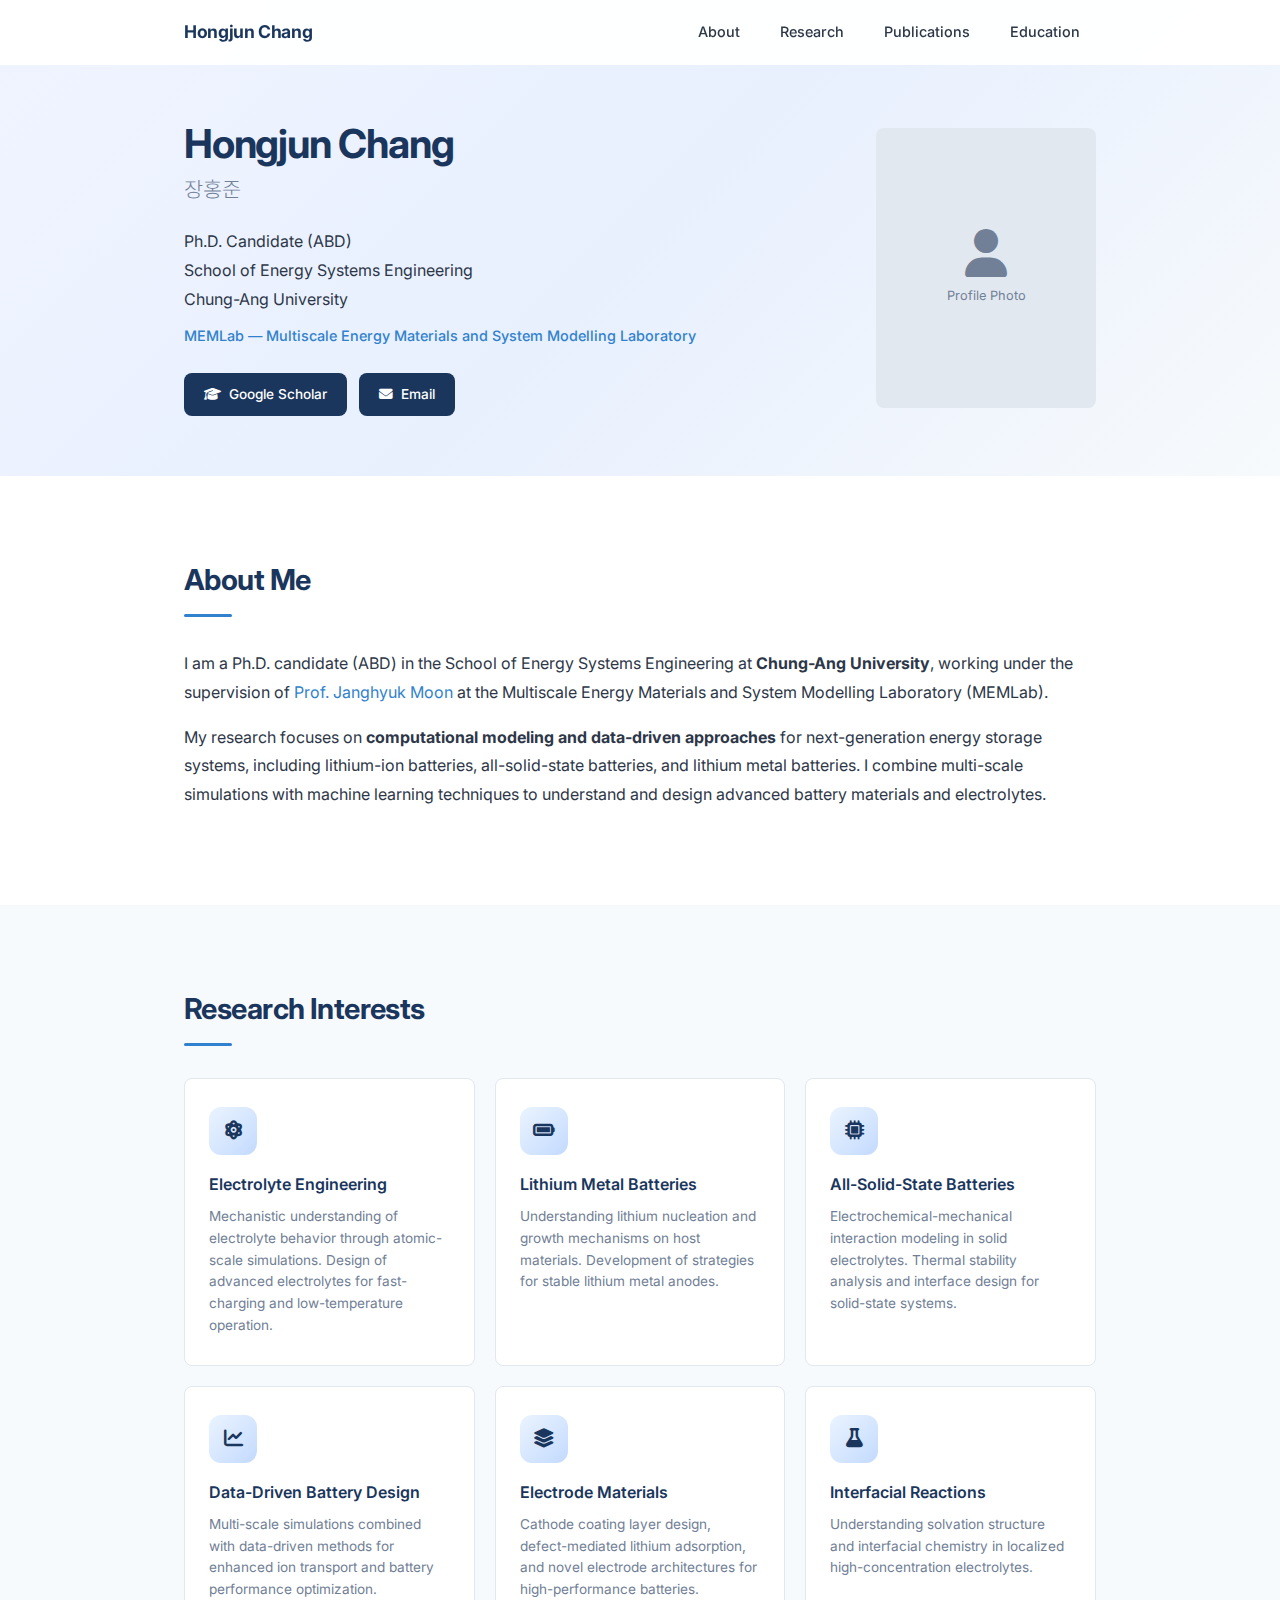
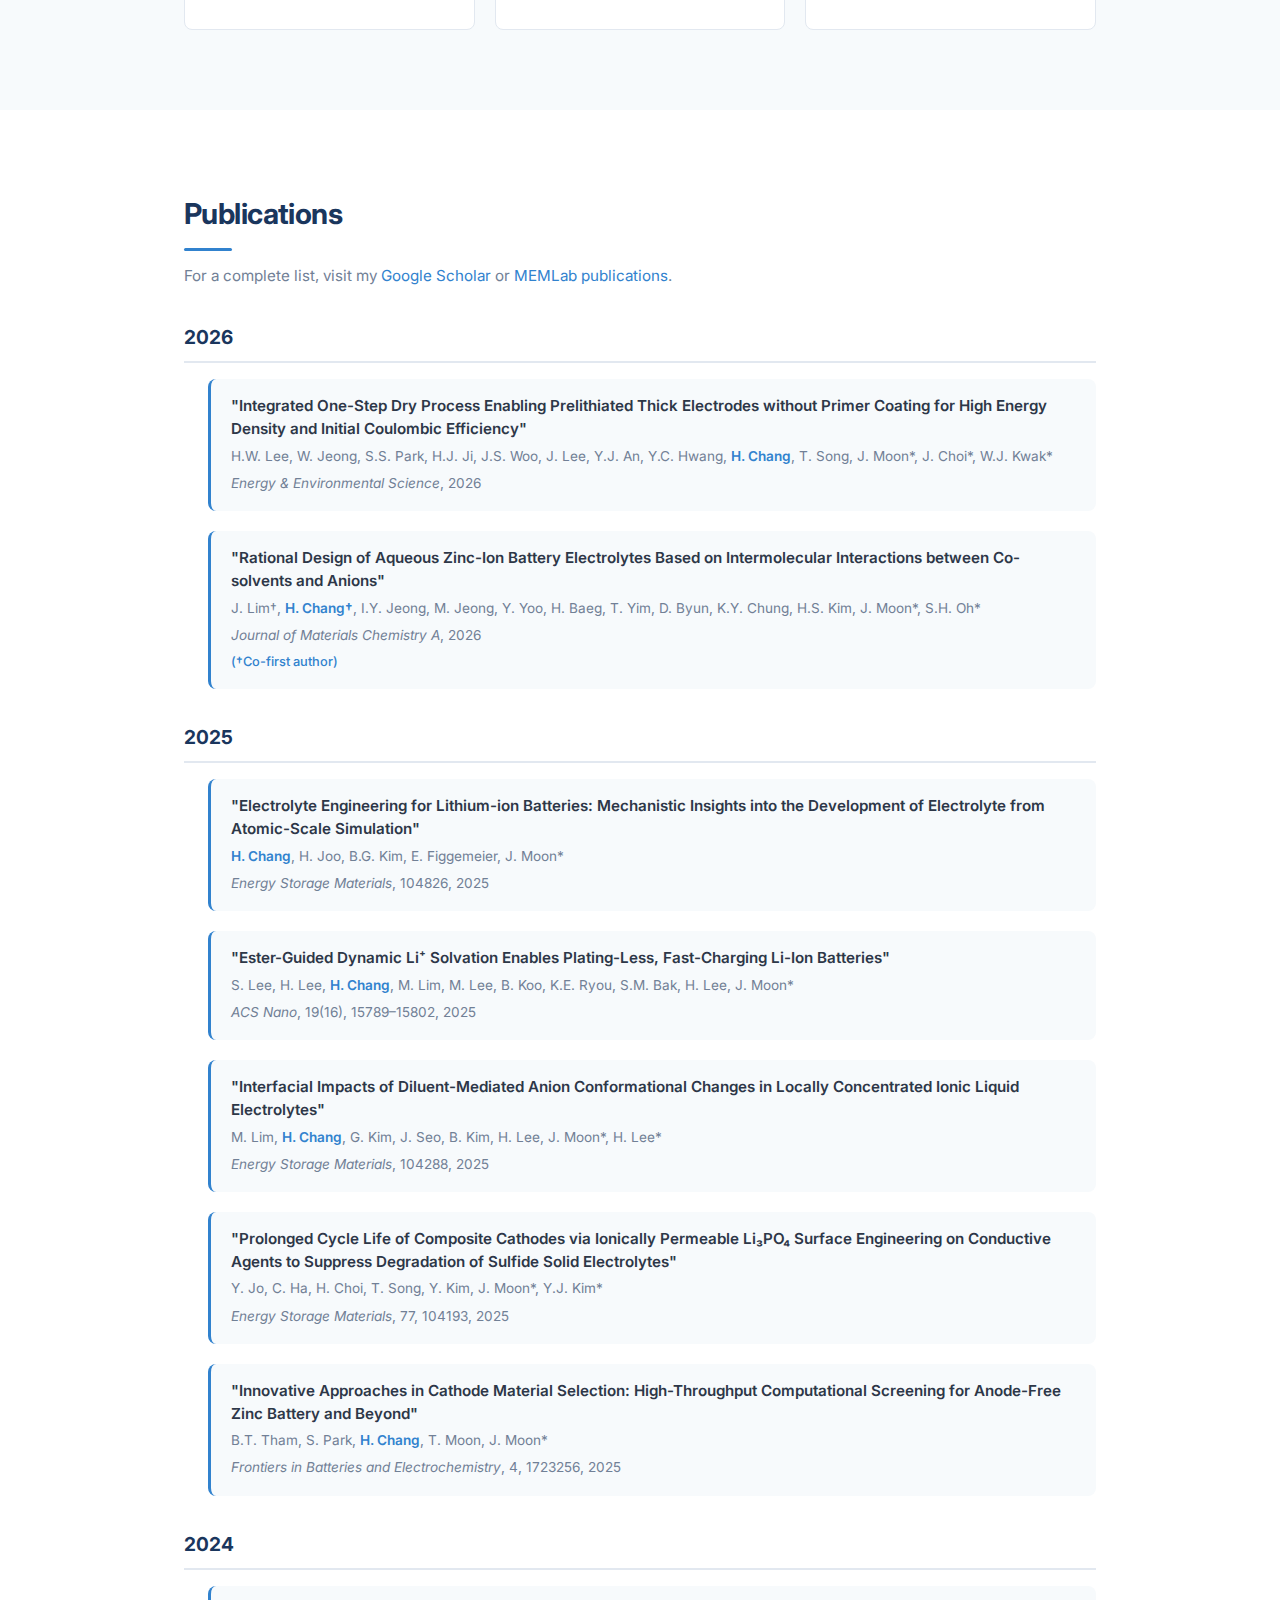
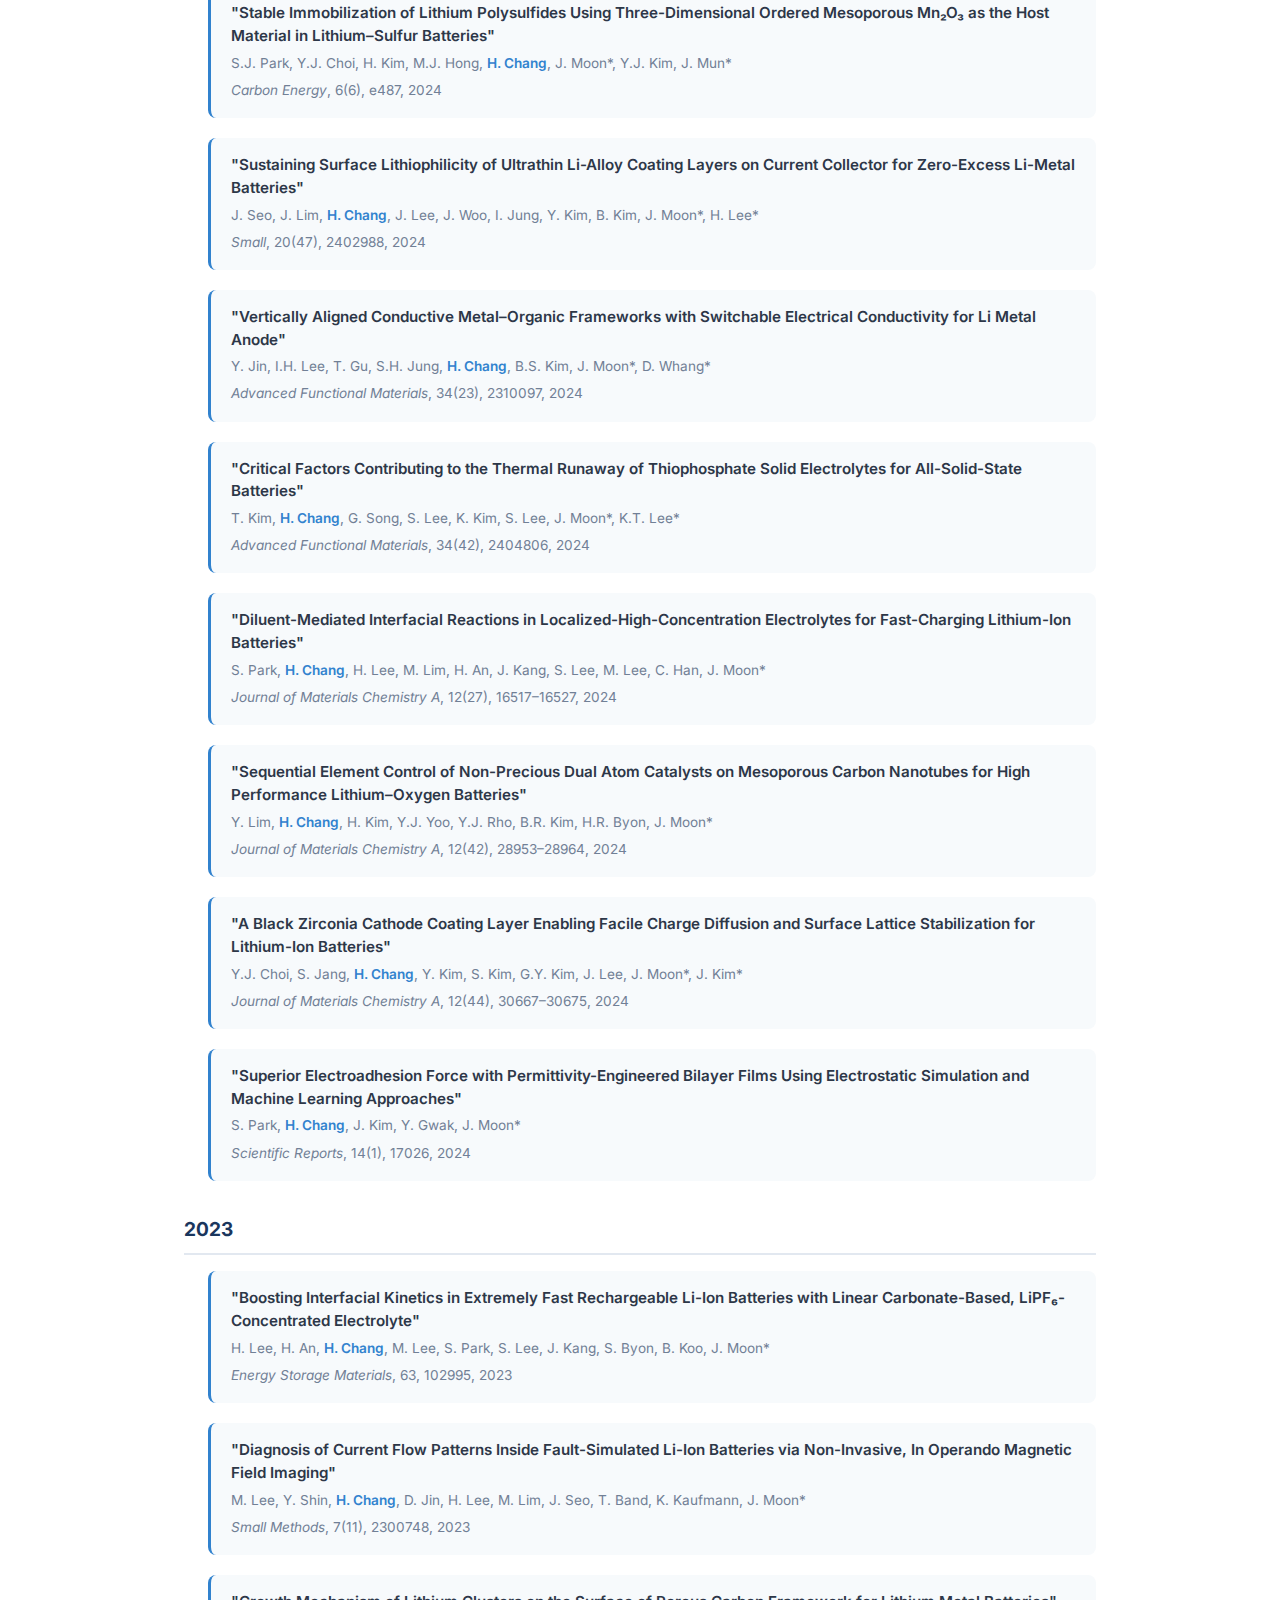
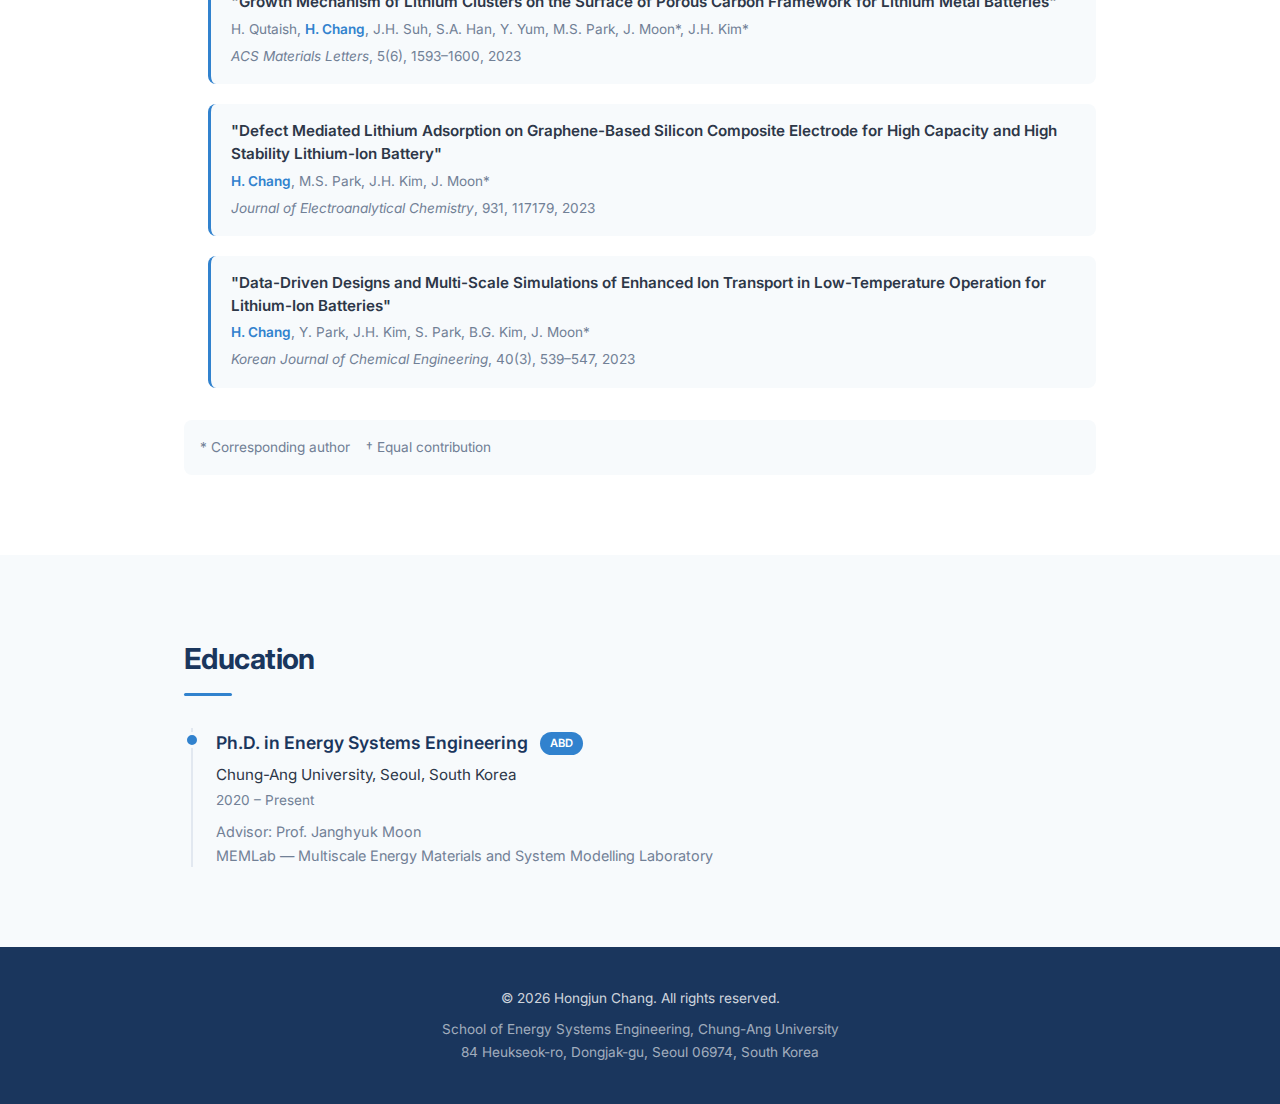
<file: index.html>
<!DOCTYPE html>
<html lang="en">
<head>
    <meta charset="UTF-8">
    <meta name="viewport" content="width=device-width, initial-scale=1.0">
    <title>Hongjun Chang | Chung-Ang University</title>

    <!-- SEO Meta Tags -->
    <meta name="description" content="Hongjun Chang (장홍준) - Ph.D. Candidate at Chung-Ang University, School of Energy Systems Engineering. Research on lithium-ion batteries, solid-state batteries, electrolyte engineering, and data-driven battery design.">
    <meta name="keywords" content="Hongjun Chang, 장홍준, Chung-Ang University, 중앙대학교, MEMLab, battery, lithium-ion, solid-state battery, electrolyte engineering, energy storage">
    <meta name="author" content="Hongjun Chang">
    <meta name="robots" content="index, follow">
    <link rel="canonical" href="https://hongjun20176352-maker.github.io/">

    <!-- Open Graph (for sharing on social media) -->
    <meta property="og:title" content="Hongjun Chang | Chung-Ang University">
    <meta property="og:description" content="Ph.D. Candidate at Chung-Ang University. Research on lithium-ion batteries, electrolyte engineering, and data-driven battery design.">
    <meta property="og:type" content="website">
    <meta property="og:url" content="https://hongjun20176352-maker.github.io/">

    <!-- Google Scholar -->
    <meta name="citation_author" content="Hongjun Chang">
    <meta name="citation_author_institution" content="Chung-Ang University">

    <link rel="stylesheet" href="style.css">
    <link rel="stylesheet" href="https://cdnjs.cloudflare.com/ajax/libs/font-awesome/6.5.1/css/all.min.css">
    <link href="https://fonts.googleapis.com/css2?family=Inter:wght@300;400;500;600;700&family=Noto+Sans+KR:wght@300;400;500;700&display=swap" rel="stylesheet">
</head>
<body>

<nav class="navbar">
    <div class="nav-container">
        <a href="#" class="nav-logo" id="nav-logo"></a>
        <button class="nav-toggle" aria-label="Toggle navigation">
            <span></span><span></span><span></span>
        </button>
        <ul class="nav-menu">
            <li><a href="#about">About</a></li>
            <li><a href="#research">Research</a></li>
            <li><a href="#publications">Publications</a></li>
            <li><a href="#education">Education</a></li>
        </ul>
    </div>
</nav>

<header class="hero">
    <div class="hero-content">
        <div class="hero-text">
            <h1 id="hero-name"></h1>
            <p class="hero-subtitle" id="hero-name-ko"></p>
            <p class="hero-affiliation" id="hero-affiliation"></p>
            <p class="hero-lab" id="hero-lab"></p>
            <div class="hero-links" id="hero-links"></div>
        </div>
        <div class="hero-photo" id="hero-photo"></div>
    </div>
</header>

<section id="about" class="section">
    <div class="container">
        <h2 class="section-title">About Me</h2>
        <div class="about-content" id="about-content"></div>
    </div>
</section>

<section id="research" class="section section-alt">
    <div class="container">
        <h2 class="section-title">Research Interests</h2>
        <div class="research-grid" id="research-grid"></div>
    </div>
</section>

<section id="publications" class="section">
    <div class="container">
        <h2 class="section-title">Publications</h2>
        <p class="section-desc">
            For a complete list, visit my
            <a href="https://scholar.google.com/citations?user=iGA6UWkAAAAJ&hl=en" target="_blank">Google Scholar</a>
            or
            <a href="https://sites.google.com/view/memlab/publications" target="_blank">MEMLab publications</a>.
        </p>
        <div id="publications-content"></div>
        <p class="pub-note-bottom">
            * Corresponding author &nbsp;&nbsp; † Equal contribution
        </p>
    </div>
</section>

<section id="education" class="section section-alt">
    <div class="container">
        <h2 class="section-title">Education</h2>
        <div class="timeline" id="education-content"></div>
    </div>
</section>

<footer class="footer">
    <div class="container" id="footer-content"></div>
</footer>

<script src="data.js"></script>
<script>
(function() {
    // Load data from localStorage (admin edits) or fall back to data.js
    let d = siteData;
    try {
        const saved = localStorage.getItem('siteData');
        if (saved) d = JSON.parse(saved);
    } catch(e) {}

    const p = d.profile;

    // Nav & Hero
    document.getElementById('nav-logo').textContent = p.name;
    document.getElementById('hero-name').textContent = p.name;
    document.getElementById('hero-name-ko').textContent = p.nameKo;
    document.getElementById('hero-affiliation').innerHTML =
        `${p.title}<br>${p.department}<br>${p.university}`;
    document.getElementById('hero-lab').innerHTML =
        `<a href="${p.labUrl}" target="_blank">${p.labName}</a>`;

    // Links
    const linksEl = document.getElementById('hero-links');
    p.links.forEach(l => {
        const a = document.createElement('a');
        a.href = l.url;
        if (!l.url.startsWith('mailto:')) a.target = '_blank';
        a.innerHTML = `<i class="${l.icon}"></i> ${l.label}`;
        linksEl.appendChild(a);
    });

    // Photo
    const photoEl = document.getElementById('hero-photo');
    if (p.photo) {
        photoEl.innerHTML = `<img src="${p.photo}" alt="${p.name}">`;
    } else {
        photoEl.innerHTML = `<div class="photo-placeholder"><i class="fas fa-user"></i><p>Profile Photo</p></div>`;
    }

    // About
    const aboutEl = document.getElementById('about-content');
    d.about.forEach(text => {
        const pp = document.createElement('p');
        pp.innerHTML = text;
        aboutEl.appendChild(pp);
    });

    // Research
    const resGrid = document.getElementById('research-grid');
    d.research.forEach(r => {
        resGrid.innerHTML += `
            <div class="research-card">
                <div class="research-icon"><i class="${r.icon}"></i></div>
                <h3>${r.title}</h3>
                <p>${r.desc}</p>
            </div>`;
    });

    // Publications - group by year
    const pubEl = document.getElementById('publications-content');
    const years = [...new Set(d.publications.map(p => p.year))].sort((a,b) => b-a);
    years.forEach(year => {
        const pubs = d.publications.filter(p => p.year === year);
        let html = `<div class="pub-year-group"><h3 class="pub-year">${year}</h3><ol class="pub-list">`;
        pubs.forEach(pub => {
            const vol = pub.volume ? `, ${pub.volume}` : '';
            const note = pub.note ? `<span class="pub-note">(${pub.note})</span>` : '';
            html += `
                <li class="pub-item">
                    <span class="pub-title">"${pub.title}"</span>
                    <span class="pub-authors">${pub.authors}</span>
                    <span class="pub-journal"><em>${pub.journal}</em>${vol}, ${pub.year}</span>
                    ${note}
                </li>`;
        });
        html += '</ol></div>';
        pubEl.innerHTML += html;
    });

    // Education
    const eduEl = document.getElementById('education-content');
    d.education.forEach(e => {
        const badge = e.badge ? `<span class="timeline-badge">${e.badge}</span>` : '';
        const desc = e.desc ? `<p class="timeline-desc">${e.desc.replace(/\n/g,'<br>')}</p>` : '';
        eduEl.innerHTML += `
            <div class="timeline-item">
                <div class="timeline-dot"></div>
                <div class="timeline-content">
                    <h3>${e.degree} ${badge}</h3>
                    <p class="timeline-place">${e.school}</p>
                    <p class="timeline-date">${e.period}</p>
                    ${desc}
                </div>
            </div>`;
    });

    // Footer
    const footerEl = document.getElementById('footer-content');
    footerEl.innerHTML = `
        <p>&copy; ${new Date().getFullYear()} ${p.name}. All rights reserved.</p>
        <p class="footer-address">${d.footer.address.replace(/\n/g,'<br>')}</p>`;

    // Mobile nav toggle
    const navToggle = document.querySelector('.nav-toggle');
    const navMenu = document.querySelector('.nav-menu');
    navToggle.addEventListener('click', () => {
        navMenu.classList.toggle('active');
        navToggle.classList.toggle('active');
    });
    document.querySelectorAll('.nav-menu a').forEach(link => {
        link.addEventListener('click', () => {
            navMenu.classList.remove('active');
            navToggle.classList.remove('active');
        });
    });

    // Navbar scroll
    window.addEventListener('scroll', () => {
        document.querySelector('.navbar').classList.toggle('scrolled', window.scrollY > 50);
    });

    // Smooth scroll
    document.querySelectorAll('a[href^="#"]').forEach(anchor => {
        anchor.addEventListener('click', function(e) {
            e.preventDefault();
            const t = document.querySelector(this.getAttribute('href'));
            if (t) t.scrollIntoView({ behavior: 'smooth', block: 'start' });
        });
    });
})();
</script>

</body>
</html>
</file>
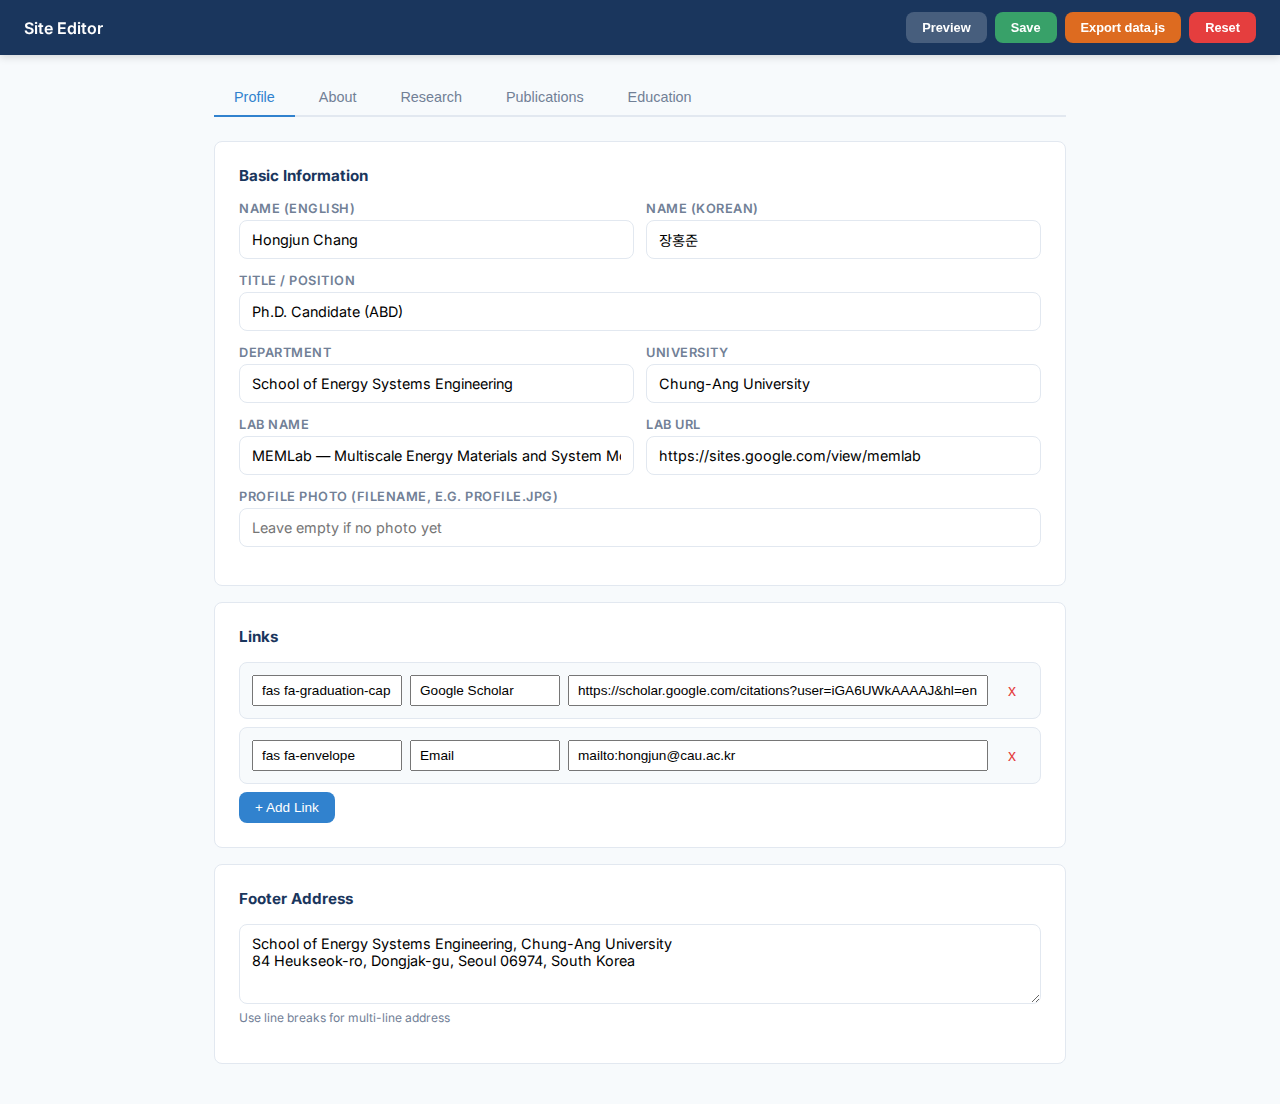
<file: admin.html>
<!DOCTYPE html>
<html lang="ko">
<head>
    <meta charset="UTF-8">
    <meta name="viewport" content="width=device-width, initial-scale=1.0">
    <title>Admin - Site Editor</title>
    <link href="https://fonts.googleapis.com/css2?family=Inter:wght@300;400;500;600;700&family=Noto+Sans+KR:wght@300;400;500;700&display=swap" rel="stylesheet">
    <style>
        :root {
            --primary: #1a365d;
            --accent: #3182ce;
            --accent-hover: #2b6cb0;
            --bg: #f7fafc;
            --card: #ffffff;
            --text: #2d3748;
            --text-light: #718096;
            --border: #e2e8f0;
            --success: #38a169;
            --danger: #e53e3e;
            --warning: #dd6b20;
            --radius: 8px;
        }
        * { margin: 0; padding: 0; box-sizing: border-box; }
        body { font-family: 'Inter','Noto Sans KR',sans-serif; background: var(--bg); color: var(--text); }

        /* Top bar */
        .topbar {
            position: sticky; top: 0; z-index: 100;
            background: var(--primary); color: #fff;
            padding: 12px 24px; display: flex; align-items: center; justify-content: space-between;
            box-shadow: 0 2px 8px rgba(0,0,0,0.15);
        }
        .topbar h1 { font-size: 1rem; font-weight: 600; }
        .topbar-actions { display: flex; gap: 8px; }
        .topbar-actions button {
            padding: 8px 16px; border: none; border-radius: var(--radius);
            font-size: 0.8rem; font-weight: 600; cursor: pointer; transition: all 0.2s;
        }
        .btn-preview { background: rgba(255,255,255,0.2); color: #fff; }
        .btn-preview:hover { background: rgba(255,255,255,0.3); }
        .btn-save { background: var(--success); color: #fff; }
        .btn-save:hover { background: #2f855a; }
        .btn-export { background: var(--warning); color: #fff; }
        .btn-export:hover { background: #c05621; }
        .btn-reset { background: var(--danger); color: #fff; }
        .btn-reset:hover { background: #c53030; }

        /* Layout */
        .admin-container { max-width: 900px; margin: 0 auto; padding: 24px; }

        /* Tabs */
        .tabs { display: flex; gap: 4px; margin-bottom: 24px; border-bottom: 2px solid var(--border); }
        .tab {
            padding: 10px 20px; background: none; border: none;
            font-size: 0.9rem; font-weight: 500; color: var(--text-light);
            cursor: pointer; border-bottom: 2px solid transparent; margin-bottom: -2px;
            transition: all 0.2s;
        }
        .tab.active { color: var(--accent); border-bottom-color: var(--accent); }
        .tab:hover { color: var(--accent); }

        /* Panels */
        .panel { display: none; }
        .panel.active { display: block; }

        /* Card */
        .card {
            background: var(--card); border: 1px solid var(--border);
            border-radius: var(--radius); padding: 24px; margin-bottom: 16px;
        }
        .card h3 { font-size: 0.95rem; color: var(--primary); margin-bottom: 16px; }

        /* Form */
        .field { margin-bottom: 14px; }
        .field label {
            display: block; font-size: 0.8rem; font-weight: 600;
            color: var(--text-light); margin-bottom: 4px; text-transform: uppercase; letter-spacing: 0.5px;
        }
        .field input, .field textarea, .field select {
            width: 100%; padding: 10px 12px; border: 1px solid var(--border);
            border-radius: var(--radius); font-size: 0.9rem; font-family: inherit;
            transition: border-color 0.2s;
        }
        .field input:focus, .field textarea:focus {
            outline: none; border-color: var(--accent);
            box-shadow: 0 0 0 3px rgba(49,130,206,0.1);
        }
        .field textarea { resize: vertical; min-height: 80px; }
        .field-row { display: grid; grid-template-columns: 1fr 1fr; gap: 12px; }
        .field-hint { font-size: 0.75rem; color: var(--text-light); margin-top: 2px; }

        /* Pub item in admin */
        .pub-edit-item {
            background: var(--bg); border: 1px solid var(--border);
            border-radius: var(--radius); padding: 16px; margin-bottom: 12px;
            position: relative;
        }
        .pub-edit-item .pub-num {
            position: absolute; top: -8px; left: 12px;
            background: var(--accent); color: #fff; font-size: 0.7rem; font-weight: 700;
            padding: 2px 8px; border-radius: 10px;
        }
        .pub-edit-item .delete-btn {
            position: absolute; top: 8px; right: 8px;
            background: none; border: none; color: var(--danger);
            cursor: pointer; font-size: 1rem; padding: 4px;
        }
        .pub-edit-item .delete-btn:hover { color: #c53030; }

        /* Research item in admin */
        .research-edit-item {
            background: var(--bg); border: 1px solid var(--border);
            border-radius: var(--radius); padding: 16px; margin-bottom: 12px;
            position: relative;
        }
        .research-edit-item .delete-btn {
            position: absolute; top: 8px; right: 8px;
            background: none; border: none; color: var(--danger);
            cursor: pointer; font-size: 1rem; padding: 4px;
        }

        /* Education item */
        .edu-edit-item {
            background: var(--bg); border: 1px solid var(--border);
            border-radius: var(--radius); padding: 16px; margin-bottom: 12px;
            position: relative;
        }
        .edu-edit-item .delete-btn {
            position: absolute; top: 8px; right: 8px;
            background: none; border: none; color: var(--danger);
            cursor: pointer; font-size: 1rem; padding: 4px;
        }

        /* Add button */
        .add-btn {
            display: inline-flex; align-items: center; gap: 6px;
            padding: 8px 16px; background: var(--accent); color: #fff;
            border: none; border-radius: var(--radius); font-size: 0.85rem;
            font-weight: 500; cursor: pointer; transition: all 0.2s;
        }
        .add-btn:hover { background: var(--accent-hover); }

        /* Toast */
        .toast {
            position: fixed; bottom: 24px; right: 24px;
            background: var(--success); color: #fff;
            padding: 12px 24px; border-radius: var(--radius);
            font-size: 0.9rem; font-weight: 500;
            opacity: 0; transform: translateY(20px);
            transition: all 0.3s; z-index: 999; pointer-events: none;
        }
        .toast.show { opacity: 1; transform: translateY(0); }

        /* Link items */
        .link-edit-item {
            background: var(--bg); border: 1px solid var(--border);
            border-radius: var(--radius); padding: 12px; margin-bottom: 8px;
            display: grid; grid-template-columns: 150px 150px 1fr 32px; gap: 8px; align-items: center;
        }
        .link-edit-item input { font-size: 0.85rem; padding: 6px 8px; }
        .link-edit-item .delete-btn {
            background: none; border: none; color: var(--danger);
            cursor: pointer; font-size: 1rem;
        }
    </style>
</head>
<body>

<div class="topbar">
    <h1>Site Editor</h1>
    <div class="topbar-actions">
        <button class="btn-preview" onclick="preview()">Preview</button>
        <button class="btn-save" onclick="save()">Save</button>
        <button class="btn-export" onclick="exportFile()">Export data.js</button>
        <button class="btn-reset" onclick="resetData()">Reset</button>
    </div>
</div>

<div class="admin-container">
    <div class="tabs">
        <button class="tab active" data-tab="profile">Profile</button>
        <button class="tab" data-tab="about">About</button>
        <button class="tab" data-tab="research">Research</button>
        <button class="tab" data-tab="pubs">Publications</button>
        <button class="tab" data-tab="edu">Education</button>
    </div>

    <!-- Profile Panel -->
    <div class="panel active" id="panel-profile">
        <div class="card">
            <h3>Basic Information</h3>
            <div class="field-row">
                <div class="field">
                    <label>Name (English)</label>
                    <input type="text" id="p-name">
                </div>
                <div class="field">
                    <label>Name (Korean)</label>
                    <input type="text" id="p-nameKo">
                </div>
            </div>
            <div class="field">
                <label>Title / Position</label>
                <input type="text" id="p-title">
            </div>
            <div class="field-row">
                <div class="field">
                    <label>Department</label>
                    <input type="text" id="p-department">
                </div>
                <div class="field">
                    <label>University</label>
                    <input type="text" id="p-university">
                </div>
            </div>
            <div class="field-row">
                <div class="field">
                    <label>Lab Name</label>
                    <input type="text" id="p-labName">
                </div>
                <div class="field">
                    <label>Lab URL</label>
                    <input type="text" id="p-labUrl">
                </div>
            </div>
            <div class="field">
                <label>Profile Photo (filename, e.g. profile.jpg)</label>
                <input type="text" id="p-photo" placeholder="Leave empty if no photo yet">
            </div>
        </div>
        <div class="card">
            <h3>Links</h3>
            <div id="links-list"></div>
            <button class="add-btn" onclick="addLink()">+ Add Link</button>
        </div>
        <div class="card">
            <h3>Footer Address</h3>
            <div class="field">
                <textarea id="p-footer" rows="2"></textarea>
                <div class="field-hint">Use line breaks for multi-line address</div>
            </div>
        </div>
    </div>

    <!-- About Panel -->
    <div class="panel" id="panel-about">
        <div class="card">
            <h3>About Me</h3>
            <div class="field-hint" style="margin-bottom:12px;">
                Each text area = one paragraph. HTML tags allowed: &lt;strong&gt;, &lt;a href="..."&gt;, &lt;em&gt;
            </div>
            <div id="about-list"></div>
            <button class="add-btn" onclick="addAbout()">+ Add Paragraph</button>
        </div>
    </div>

    <!-- Research Panel -->
    <div class="panel" id="panel-research">
        <div class="card">
            <h3>Research Interests</h3>
            <div id="research-list"></div>
            <button class="add-btn" onclick="addResearch()">+ Add Research Area</button>
        </div>
    </div>

    <!-- Publications Panel -->
    <div class="panel" id="panel-pubs">
        <div class="card">
            <h3>Publications <span style="font-weight:400;color:var(--text-light);font-size:0.85rem;" id="pub-count"></span></h3>
            <div class="field-hint" style="margin-bottom:12px;">
                Authors: Use &lt;strong&gt;H. Chang&lt;/strong&gt; to highlight your name. Use * for corresponding, and † for co-first.
            </div>
            <div id="pubs-list"></div>
            <button class="add-btn" onclick="addPub()">+ Add Publication</button>
        </div>
    </div>

    <!-- Education Panel -->
    <div class="panel" id="panel-edu">
        <div class="card">
            <h3>Education</h3>
            <div id="edu-list"></div>
            <button class="add-btn" onclick="addEdu()">+ Add Education</button>
        </div>
    </div>
</div>

<div class="toast" id="toast"></div>

<script src="data.js"></script>
<script>
// Load data
let data;
try {
    const saved = localStorage.getItem('siteData');
    data = saved ? JSON.parse(saved) : JSON.parse(JSON.stringify(siteData));
} catch(e) {
    data = JSON.parse(JSON.stringify(siteData));
}

// ===== Tabs =====
document.querySelectorAll('.tab').forEach(tab => {
    tab.addEventListener('click', () => {
        document.querySelectorAll('.tab').forEach(t => t.classList.remove('active'));
        document.querySelectorAll('.panel').forEach(p => p.classList.remove('active'));
        tab.classList.add('active');
        document.getElementById('panel-' + tab.dataset.tab).classList.add('active');
    });
});

// ===== Toast =====
function showToast(msg) {
    const t = document.getElementById('toast');
    t.textContent = msg;
    t.classList.add('show');
    setTimeout(() => t.classList.remove('show'), 2000);
}

// ===== Profile =====
function loadProfile() {
    const p = data.profile;
    document.getElementById('p-name').value = p.name;
    document.getElementById('p-nameKo').value = p.nameKo;
    document.getElementById('p-title').value = p.title;
    document.getElementById('p-department').value = p.department;
    document.getElementById('p-university').value = p.university;
    document.getElementById('p-labName').value = p.labName;
    document.getElementById('p-labUrl').value = p.labUrl;
    document.getElementById('p-photo').value = p.photo || '';
    document.getElementById('p-footer').value = data.footer.address;
    renderLinks();
}

function collectProfile() {
    const p = data.profile;
    p.name = document.getElementById('p-name').value;
    p.nameKo = document.getElementById('p-nameKo').value;
    p.title = document.getElementById('p-title').value;
    p.department = document.getElementById('p-department').value;
    p.university = document.getElementById('p-university').value;
    p.labName = document.getElementById('p-labName').value;
    p.labUrl = document.getElementById('p-labUrl').value;
    p.photo = document.getElementById('p-photo').value;
    data.footer.address = document.getElementById('p-footer').value;
    collectLinks();
}

// ===== Links =====
function renderLinks() {
    const el = document.getElementById('links-list');
    el.innerHTML = '';
    data.profile.links.forEach((l, i) => {
        el.innerHTML += `
            <div class="link-edit-item">
                <input type="text" value="${l.icon}" data-link="${i}" data-field="icon" placeholder="fas fa-icon">
                <input type="text" value="${l.label}" data-link="${i}" data-field="label" placeholder="Label">
                <input type="text" value="${l.url}" data-link="${i}" data-field="url" placeholder="URL">
                <button class="delete-btn" onclick="deleteLink(${i})">x</button>
            </div>`;
    });
}

function collectLinks() {
    data.profile.links = [];
    document.querySelectorAll('.link-edit-item').forEach(el => {
        const inputs = el.querySelectorAll('input');
        data.profile.links.push({
            icon: inputs[0].value,
            label: inputs[1].value,
            url: inputs[2].value
        });
    });
}

function addLink() {
    collectAll();
    data.profile.links.push({ icon: 'fas fa-link', label: 'New Link', url: '' });
    renderLinks();
}

function deleteLink(i) {
    collectAll();
    data.profile.links.splice(i, 1);
    renderLinks();
}

// ===== About =====
function renderAbout() {
    const el = document.getElementById('about-list');
    el.innerHTML = '';
    data.about.forEach((text, i) => {
        el.innerHTML += `
            <div class="field" style="position:relative;">
                <label>Paragraph ${i+1}
                    <button class="delete-btn" style="position:absolute;right:0;top:0;" onclick="deleteAbout(${i})">x</button>
                </label>
                <textarea data-about="${i}" rows="3">${text}</textarea>
            </div>`;
    });
}

function collectAbout() {
    data.about = [];
    document.querySelectorAll('[data-about]').forEach(el => {
        data.about.push(el.value);
    });
}

function addAbout() { collectAll(); data.about.push(''); renderAbout(); }
function deleteAbout(i) { collectAll(); data.about.splice(i,1); renderAbout(); }

// ===== Research =====
function renderResearch() {
    const el = document.getElementById('research-list');
    el.innerHTML = '';
    data.research.forEach((r, i) => {
        el.innerHTML += `
            <div class="research-edit-item">
                <button class="delete-btn" onclick="deleteResearch(${i})">x</button>
                <div class="field-row">
                    <div class="field">
                        <label>Icon (FontAwesome class)</label>
                        <input type="text" value="${r.icon}" data-res="${i}" data-field="icon">
                    </div>
                    <div class="field">
                        <label>Title</label>
                        <input type="text" value="${r.title}" data-res="${i}" data-field="title">
                    </div>
                </div>
                <div class="field">
                    <label>Description</label>
                    <textarea data-res="${i}" data-field="desc" rows="2">${r.desc}</textarea>
                </div>
            </div>`;
    });
}

function collectResearch() {
    const items = document.querySelectorAll('.research-edit-item');
    data.research = [];
    items.forEach(item => {
        data.research.push({
            icon: item.querySelector('[data-field="icon"]').value,
            title: item.querySelector('[data-field="title"]').value,
            desc: item.querySelector('[data-field="desc"]').value
        });
    });
}

function addResearch() {
    collectAll();
    data.research.push({ icon:'fas fa-star', title:'New Topic', desc:'' });
    renderResearch();
}
function deleteResearch(i) { collectAll(); data.research.splice(i,1); renderResearch(); }

// ===== Publications =====
function renderPubs() {
    const el = document.getElementById('pubs-list');
    el.innerHTML = '';
    document.getElementById('pub-count').textContent = `(${data.publications.length} papers)`;
    data.publications.forEach((pub, i) => {
        el.innerHTML += `
            <div class="pub-edit-item">
                <span class="pub-num">#${i+1}</span>
                <button class="delete-btn" onclick="deletePub(${i})">x</button>
                <div class="field-row" style="margin-top:8px;">
                    <div class="field">
                        <label>Year</label>
                        <input type="number" value="${pub.year}" data-pub="${i}" data-field="year">
                    </div>
                    <div class="field">
                        <label>Journal</label>
                        <input type="text" value="${pub.journal}" data-pub="${i}" data-field="journal">
                    </div>
                </div>
                <div class="field">
                    <label>Title</label>
                    <input type="text" value="${escapeAttr(pub.title)}" data-pub="${i}" data-field="title">
                </div>
                <div class="field">
                    <label>Authors</label>
                    <input type="text" value="${escapeAttr(pub.authors)}" data-pub="${i}" data-field="authors">
                </div>
                <div class="field-row">
                    <div class="field">
                        <label>Volume / Pages</label>
                        <input type="text" value="${pub.volume || ''}" data-pub="${i}" data-field="volume">
                    </div>
                    <div class="field">
                        <label>Note (e.g. Co-first author)</label>
                        <input type="text" value="${pub.note || ''}" data-pub="${i}" data-field="note">
                    </div>
                </div>
            </div>`;
    });
}

function collectPubs() {
    const items = document.querySelectorAll('.pub-edit-item');
    data.publications = [];
    items.forEach(item => {
        data.publications.push({
            year: parseInt(item.querySelector('[data-field="year"]').value),
            title: item.querySelector('[data-field="title"]').value,
            authors: item.querySelector('[data-field="authors"]').value,
            journal: item.querySelector('[data-field="journal"]').value,
            volume: item.querySelector('[data-field="volume"]').value,
            note: item.querySelector('[data-field="note"]').value
        });
    });
}

function addPub() {
    collectAll();
    data.publications.unshift({
        year: new Date().getFullYear(), title:'', authors:'', journal:'', volume:'', note:''
    });
    renderPubs();
    showToast('New publication added at top');
}
function deletePub(i) {
    if (confirm('Delete this publication?')) {
        collectAll(); data.publications.splice(i,1); renderPubs();
    }
}

// ===== Education =====
function renderEdu() {
    const el = document.getElementById('edu-list');
    el.innerHTML = '';
    data.education.forEach((e, i) => {
        el.innerHTML += `
            <div class="edu-edit-item">
                <button class="delete-btn" onclick="deleteEdu(${i})">x</button>
                <div class="field-row">
                    <div class="field">
                        <label>Degree</label>
                        <input type="text" value="${e.degree}" data-edu="${i}" data-field="degree">
                    </div>
                    <div class="field">
                        <label>Badge (optional, e.g. ABD)</label>
                        <input type="text" value="${e.badge || ''}" data-edu="${i}" data-field="badge">
                    </div>
                </div>
                <div class="field-row">
                    <div class="field">
                        <label>School</label>
                        <input type="text" value="${e.school}" data-edu="${i}" data-field="school">
                    </div>
                    <div class="field">
                        <label>Period</label>
                        <input type="text" value="${e.period}" data-edu="${i}" data-field="period">
                    </div>
                </div>
                <div class="field">
                    <label>Description</label>
                    <textarea data-edu="${i}" data-field="desc" rows="2">${e.desc || ''}</textarea>
                </div>
            </div>`;
    });
}

function collectEdu() {
    const items = document.querySelectorAll('.edu-edit-item');
    data.education = [];
    items.forEach(item => {
        data.education.push({
            degree: item.querySelector('[data-field="degree"]').value,
            badge: item.querySelector('[data-field="badge"]').value,
            school: item.querySelector('[data-field="school"]').value,
            period: item.querySelector('[data-field="period"]').value,
            desc: item.querySelector('[data-field="desc"]').value
        });
    });
}

function addEdu() {
    collectAll();
    data.education.push({ degree:'', badge:'', school:'', period:'', desc:'' });
    renderEdu();
}
function deleteEdu(i) { collectAll(); data.education.splice(i,1); renderEdu(); }

// ===== Helpers =====
function escapeAttr(s) {
    return s.replace(/"/g, '&quot;');
}

function collectAll() {
    collectProfile();
    collectAbout();
    collectResearch();
    collectPubs();
    collectEdu();
}

// ===== Actions =====
function save() {
    collectAll();
    localStorage.setItem('siteData', JSON.stringify(data));
    showToast('Saved! Open index.html to preview.');
}

function preview() {
    save();
    window.open('index.html', '_blank');
}

function exportFile() {
    collectAll();
    const content = 'const siteData = ' + JSON.stringify(data, null, 2) + ';\n';
    const blob = new Blob([content], { type: 'application/javascript' });
    const a = document.createElement('a');
    a.href = URL.createObjectURL(blob);
    a.download = 'data.js';
    a.click();
    URL.revokeObjectURL(a.href);
    showToast('data.js downloaded! Replace the old file.');
}

function resetData() {
    if (confirm('Reset all changes and restore from original data.js?')) {
        localStorage.removeItem('siteData');
        data = JSON.parse(JSON.stringify(siteData));
        loadAll();
        showToast('Reset to original data.');
    }
}

// ===== Init =====
function loadAll() {
    loadProfile();
    renderAbout();
    renderResearch();
    renderPubs();
    renderEdu();
}
loadAll();
</script>
</body>
</html>
</file>
<file: style.css>
/* ===== CSS Variables ===== */
:root {
    --primary: #1a365d;
    --primary-light: #2b6cb0;
    --accent: #3182ce;
    --accent-light: #63b3ed;
    --bg: #ffffff;
    --bg-alt: #f7fafc;
    --text: #2d3748;
    --text-light: #718096;
    --border: #e2e8f0;
    --shadow: 0 4px 6px -1px rgba(0, 0, 0, 0.1), 0 2px 4px -1px rgba(0, 0, 0, 0.06);
    --shadow-lg: 0 10px 15px -3px rgba(0, 0, 0, 0.1), 0 4px 6px -2px rgba(0, 0, 0, 0.05);
    --radius: 8px;
    --transition: all 0.3s ease;
}

/* ===== Reset & Base ===== */
*, *::before, *::after {
    margin: 0;
    padding: 0;
    box-sizing: border-box;
}

html {
    scroll-behavior: smooth;
    scroll-padding-top: 80px;
}

body {
    font-family: 'Inter', 'Noto Sans KR', -apple-system, BlinkMacSystemFont, sans-serif;
    color: var(--text);
    line-height: 1.7;
    background: var(--bg);
}

a {
    color: var(--accent);
    text-decoration: none;
    transition: var(--transition);
}

a:hover {
    color: var(--primary);
}

img {
    max-width: 100%;
    height: auto;
}

/* ===== Container ===== */
.container {
    max-width: 960px;
    margin: 0 auto;
    padding: 0 24px;
}

/* ===== Navbar ===== */
.navbar {
    position: fixed;
    top: 0;
    left: 0;
    right: 0;
    z-index: 1000;
    background: rgba(255, 255, 255, 0.95);
    backdrop-filter: blur(10px);
    border-bottom: 1px solid transparent;
    transition: var(--transition);
}

.navbar.scrolled {
    border-bottom-color: var(--border);
    box-shadow: var(--shadow);
}

.nav-container {
    max-width: 960px;
    margin: 0 auto;
    padding: 0 24px;
    display: flex;
    align-items: center;
    justify-content: space-between;
    height: 64px;
}

.nav-logo {
    font-size: 1.1rem;
    font-weight: 700;
    color: var(--primary);
    letter-spacing: -0.02em;
}

.nav-logo:hover {
    color: var(--primary);
}

.nav-menu {
    display: flex;
    list-style: none;
    gap: 8px;
}

.nav-menu a {
    display: block;
    padding: 8px 16px;
    color: var(--text);
    font-size: 0.9rem;
    font-weight: 500;
    border-radius: var(--radius);
    transition: var(--transition);
}

.nav-menu a:hover {
    color: var(--accent);
    background: var(--bg-alt);
}

.nav-toggle {
    display: none;
    flex-direction: column;
    gap: 5px;
    background: none;
    border: none;
    cursor: pointer;
    padding: 4px;
}

.nav-toggle span {
    display: block;
    width: 24px;
    height: 2px;
    background: var(--text);
    transition: var(--transition);
}

.nav-toggle.active span:nth-child(1) {
    transform: rotate(45deg) translate(5px, 5px);
}

.nav-toggle.active span:nth-child(2) {
    opacity: 0;
}

.nav-toggle.active span:nth-child(3) {
    transform: rotate(-45deg) translate(5px, -5px);
}

/* ===== Hero ===== */
.hero {
    padding: 120px 0 60px;
    background: linear-gradient(135deg, #f0f4ff 0%, #e8f0fe 50%, #f7fafc 100%);
}

.hero-content {
    max-width: 960px;
    margin: 0 auto;
    padding: 0 24px;
    display: flex;
    align-items: center;
    gap: 60px;
}

.hero-text {
    flex: 1;
}

.hero h1 {
    font-size: 2.5rem;
    font-weight: 700;
    color: var(--primary);
    letter-spacing: -0.03em;
    line-height: 1.2;
}

.hero-subtitle {
    font-size: 1.3rem;
    color: var(--text-light);
    margin-top: 4px;
    font-weight: 300;
}

.hero-affiliation {
    margin-top: 20px;
    font-size: 1rem;
    color: var(--text);
    line-height: 1.8;
}

.hero-lab {
    margin-top: 8px;
}

.hero-lab a {
    font-size: 0.9rem;
    color: var(--accent);
    font-weight: 500;
}

.hero-links {
    margin-top: 24px;
    display: flex;
    flex-wrap: wrap;
    gap: 12px;
}

.hero-links a {
    display: inline-flex;
    align-items: center;
    gap: 8px;
    padding: 10px 20px;
    background: var(--primary);
    color: #fff;
    border-radius: var(--radius);
    font-size: 0.85rem;
    font-weight: 500;
    transition: var(--transition);
}

.hero-links a:hover {
    background: var(--primary-light);
    color: #fff;
    transform: translateY(-1px);
    box-shadow: var(--shadow);
}

.hero-photo {
    flex-shrink: 0;
}

.hero-photo img {
    width: 220px;
    height: 280px;
    object-fit: cover;
    border-radius: var(--radius);
    box-shadow: var(--shadow-lg);
}

.photo-placeholder {
    width: 220px;
    height: 280px;
    background: var(--border);
    border-radius: var(--radius);
    display: flex;
    flex-direction: column;
    align-items: center;
    justify-content: center;
    color: var(--text-light);
    gap: 8px;
}

.photo-placeholder i {
    font-size: 3rem;
}

.photo-placeholder p {
    font-size: 0.8rem;
}

/* ===== Sections ===== */
.section {
    padding: 80px 0;
}

.section-alt {
    background: var(--bg-alt);
}

.section-title {
    font-size: 1.8rem;
    font-weight: 700;
    color: var(--primary);
    margin-bottom: 12px;
    letter-spacing: -0.02em;
    position: relative;
    padding-bottom: 12px;
}

.section-title::after {
    content: '';
    position: absolute;
    bottom: 0;
    left: 0;
    width: 48px;
    height: 3px;
    background: var(--accent);
    border-radius: 2px;
}

.section-desc {
    color: var(--text-light);
    margin-bottom: 32px;
    font-size: 0.95rem;
}

/* ===== About ===== */
.about-content {
    margin-top: 32px;
}

.about-content p {
    margin-bottom: 16px;
    font-size: 1rem;
    line-height: 1.8;
}

/* ===== Research ===== */
.research-grid {
    display: grid;
    grid-template-columns: repeat(3, 1fr);
    gap: 20px;
    margin-top: 32px;
}

.research-card {
    background: var(--bg);
    border: 1px solid var(--border);
    border-radius: var(--radius);
    padding: 28px 24px;
    transition: var(--transition);
}

.research-card:hover {
    transform: translateY(-3px);
    box-shadow: var(--shadow-lg);
    border-color: var(--accent-light);
}

.research-icon {
    width: 48px;
    height: 48px;
    background: linear-gradient(135deg, #ebf4ff, #c3dafe);
    border-radius: 12px;
    display: flex;
    align-items: center;
    justify-content: center;
    margin-bottom: 16px;
}

.research-icon i {
    font-size: 1.2rem;
    color: var(--primary);
}

.research-card h3 {
    font-size: 1rem;
    font-weight: 600;
    color: var(--primary);
    margin-bottom: 8px;
}

.research-card p {
    font-size: 0.85rem;
    color: var(--text-light);
    line-height: 1.6;
}

/* ===== Publications ===== */
.pub-year-group {
    margin-top: 32px;
}

.pub-year-group:first-of-type {
    margin-top: 0;
}

.pub-year {
    font-size: 1.2rem;
    font-weight: 700;
    color: var(--primary);
    padding-bottom: 8px;
    border-bottom: 2px solid var(--border);
    margin-bottom: 16px;
}

.pub-list {
    list-style-position: outside;
    padding-left: 24px;
}

.pub-item {
    margin-bottom: 20px;
    padding: 16px 20px;
    background: var(--bg-alt);
    border-radius: var(--radius);
    border-left: 3px solid var(--accent);
    display: flex;
    flex-direction: column;
    gap: 4px;
}

.pub-title {
    font-weight: 600;
    font-size: 0.95rem;
    color: var(--text);
    line-height: 1.5;
}

.pub-authors {
    font-size: 0.85rem;
    color: var(--text-light);
}

.pub-authors strong {
    color: var(--accent);
    font-weight: 600;
}

.pub-journal {
    font-size: 0.85rem;
    color: var(--text-light);
}

.pub-badge {
    display: inline-block;
    padding: 2px 10px;
    border-radius: 12px;
    font-size: 0.75rem;
    font-weight: 600;
    width: fit-content;
    margin-top: 4px;
}

.badge-q1 {
    background: #c6f6d5;
    color: #22543d;
}

.badge-q2 {
    background: #fefcbf;
    color: #744210;
}

.badge-cite {
    background: #e9d8fd;
    color: #553c9a;
}

.pub-note {
    font-size: 0.8rem;
    color: var(--accent);
    font-weight: 500;
}

.pub-note-bottom {
    margin-top: 32px;
    padding: 16px;
    background: var(--bg-alt);
    border-radius: var(--radius);
    font-size: 0.85rem;
    color: var(--text-light);
}

/* ===== Education / Timeline ===== */
.timeline {
    margin-top: 32px;
    position: relative;
    padding-left: 32px;
}

.timeline::before {
    content: '';
    position: absolute;
    left: 7px;
    top: 0;
    bottom: 0;
    width: 2px;
    background: var(--border);
}

.timeline-item {
    position: relative;
    margin-bottom: 32px;
}

.timeline-item:last-child {
    margin-bottom: 0;
}

.timeline-dot {
    position: absolute;
    left: -32px;
    top: 4px;
    width: 16px;
    height: 16px;
    background: var(--accent);
    border: 3px solid var(--bg-alt);
    border-radius: 50%;
    z-index: 1;
}

.timeline-content h3 {
    font-size: 1.1rem;
    font-weight: 600;
    color: var(--primary);
}

.timeline-badge {
    display: inline-block;
    padding: 2px 10px;
    background: var(--accent);
    color: #fff;
    border-radius: 12px;
    font-size: 0.7rem;
    font-weight: 600;
    vertical-align: middle;
    margin-left: 8px;
}

.timeline-place {
    font-size: 0.95rem;
    color: var(--text);
    margin-top: 4px;
}

.timeline-date {
    font-size: 0.85rem;
    color: var(--text-light);
    margin-top: 2px;
}

.timeline-desc {
    font-size: 0.9rem;
    color: var(--text-light);
    margin-top: 8px;
    line-height: 1.6;
}

/* ===== Footer ===== */
.footer {
    padding: 40px 0;
    background: var(--primary);
    color: rgba(255, 255, 255, 0.8);
    text-align: center;
}

.footer p {
    font-size: 0.85rem;
}

.footer-address {
    margin-top: 8px;
    font-size: 0.8rem;
    color: rgba(255, 255, 255, 0.6);
}

/* ===== Responsive ===== */
@media (max-width: 768px) {
    .nav-toggle {
        display: flex;
    }

    .nav-menu {
        position: absolute;
        top: 64px;
        left: 0;
        right: 0;
        background: rgba(255, 255, 255, 0.98);
        backdrop-filter: blur(10px);
        flex-direction: column;
        padding: 16px 24px;
        border-bottom: 1px solid var(--border);
        display: none;
    }

    .nav-menu.active {
        display: flex;
    }

    .hero-content {
        flex-direction: column-reverse;
        text-align: center;
        gap: 32px;
    }

    .hero h1 {
        font-size: 2rem;
    }

    .hero-links {
        justify-content: center;
    }

    .photo-placeholder,
    .hero-photo img {
        width: 160px;
        height: 200px;
    }

    .research-grid {
        grid-template-columns: 1fr;
    }

    .section-title::after {
        left: 50%;
        transform: translateX(-50%);
    }

    .section {
        padding: 60px 0;
    }
}

@media (max-width: 1024px) and (min-width: 769px) {
    .research-grid {
        grid-template-columns: repeat(2, 1fr);
    }
}
</file>
